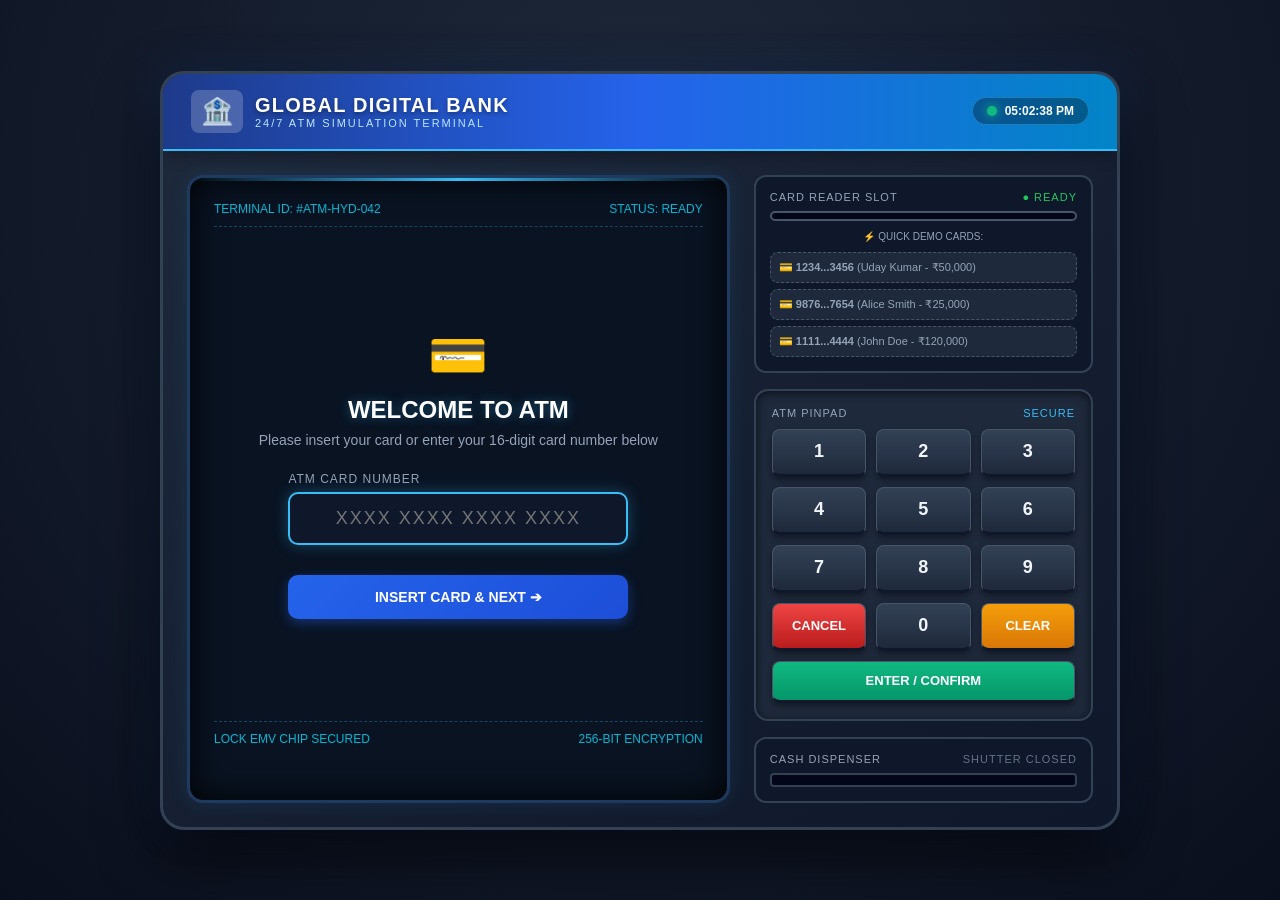
<file: uday project/frontend/index.html>
<!DOCTYPE html>
<html lang="en">
<head>
    <meta charset="UTF-8">
    <meta name="viewport" content="width=device-width, initial-scale=1.0">
    <title>ATM Simulation System - Welcome</title>
    <link rel="stylesheet" href="css/style.css">
</head>
<body>

<div class="atm-machine">
    <!-- Header -->
    <header class="atm-header">
        <div class="brand-title">
            <div class="brand-icon">🏦</div>
            <div class="brand-text">
                <h1>GLOBAL DIGITAL BANK</h1>
                <p>24/7 ATM SIMULATION TERMINAL</p>
            </div>
        </div>
        <div class="live-indicator">
            <span class="status-dot"></span>
            <span id="live-clock">12:00:00 PM</span>
        </div>
    </header>

    <!-- Main Kiosk Body -->
    <div class="atm-body">
        <!-- Interactive Screen -->
        <main class="screen-frame">
            <div class="screen-top-info">
                <span>TERMINAL ID: #ATM-HYD-042</span>
                <span>STATUS: READY</span>
            </div>

            <div class="screen-content">
                <div style="font-size: 48px; margin-bottom: 12px;">💳</div>
                <h2 class="screen-title">WELCOME TO ATM</h2>
                <p class="screen-subtitle">Please insert your card or enter your 16-digit card number below</p>

                <div class="input-group">
                    <label class="input-label" for="card-input">ATM Card Number</label>
                    <input type="text" id="card-input" class="atm-input" placeholder="XXXX XXXX XXXX XXXX" maxlength="19" autofocus>
                </div>

                <div id="alert-message" class="alert-box"></div>

                <button id="insert-card-btn" class="atm-btn atm-btn-primary atm-btn-full submit-action-btn">
                    <span>INSERT CARD & NEXT ➔</span>
                </button>
            </div>

            <div class="screen-top-info" style="border-top: 1px dashed rgba(56, 189, 248, 0.3); border-bottom: none; margin-top: 20px; padding-top: 10px;">
                <span>LOCK EMV CHIP SECURED</span>
                <span>256-BIT ENCRYPTION</span>
            </div>
        </main>

        <!-- ATM Hardware Panel -->
        <aside class="hardware-panel">
            <!-- Card Slot -->
            <div class="hardware-slot">
                <div class="slot-label">
                    <span>CARD READER SLOT</span>
                    <span style="color: #22c55e;">● READY</span>
                </div>
                <div class="card-mouth"></div>
                
                <!-- Quick Demo Cards -->
                <div class="quick-cards">
                    <div style="font-size: 10px; color: #94a3b8; margin: 8px 0 4px 0; text-transform: uppercase;">
                        ⚡ Quick Demo Cards:
                    </div>
                    <button class="quick-card-btn" onclick="fillCard('1234567890123456')">
                        💳 <strong>1234...3456</strong> (Uday Kumar - ₹50,000)
                    </button>
                    <button class="quick-card-btn" onclick="fillCard('9876543210987654')">
                        💳 <strong>9876...7654</strong> (Alice Smith - ₹25,000)
                    </button>
                    <button class="quick-card-btn" onclick="fillCard('1111222233334444')">
                        💳 <strong>1111...4444</strong> (John Doe - ₹120,000)
                    </button>
                </div>
            </div>

            <!-- Tactile Keypad -->
            <div class="keypad-container">
                <div class="slot-label" style="margin-bottom: 10px;">
                    <span>ATM PINPAD</span>
                    <span style="color: #38bdf8;">SECURE</span>
                </div>
                <div class="keypad-grid">
                    <button class="key-btn" data-key="1">1</button>
                    <button class="key-btn" data-key="2">2</button>
                    <button class="key-btn" data-key="3">3</button>

                    <button class="key-btn" data-key="4">4</button>
                    <button class="key-btn" data-key="5">5</button>
                    <button class="key-btn" data-key="6">6</button>

                    <button class="key-btn" data-key="7">7</button>
                    <button class="key-btn" data-key="8">8</button>
                    <button class="key-btn" data-key="9">9</button>

                    <button class="key-btn key-action-cancel" data-key="CANCEL">CANCEL</button>
                    <button class="key-btn" data-key="0">0</button>
                    <button class="key-btn key-action-clear" data-key="CLEAR">CLEAR</button>
                </div>
                <button class="key-btn key-action-enter" data-key="ENTER" style="width: 100%; margin-top: 10px; height: 42px;">
                    ENTER / CONFIRM
                </button>
            </div>

            <!-- Cash Slot -->
            <div class="hardware-slot">
                <div class="slot-label">
                    <span>CASH DISPENSER</span>
                    <span style="color: #64748b;">SHUTTER CLOSED</span>
                </div>
                <div class="dispenser-slot"></div>
            </div>
        </aside>
    </div>
</div>

<script src="js/app.js"></script>
<script>
    function fillCard(number) {
        document.getElementById('card-input').value = number;
    }

    // Format card number with spaces as typed
    const cardInput = document.getElementById('card-input');
    cardInput.addEventListener('input', (e) => {
        let val = e.target.value.replace(/\D/g, '');
        if (val.length > 16) val = val.substring(0, 16);
        e.target.value = val;
    });

    document.getElementById('insert-card-btn').addEventListener('click', () => {
        const rawCard = cardInput.value.replace(/\s+/g, '');
        if (!rawCard || rawCard.length < 12) {
            showAlert('Please enter a valid 16-digit card number!', true);
            return;
        }

        // Save card number temporarily and proceed to PIN entry
        sessionStorage.setItem('atm_card', rawCard);
        window.location.href = 'pin.html';
    });
</script>
</body>
</html>
</file>
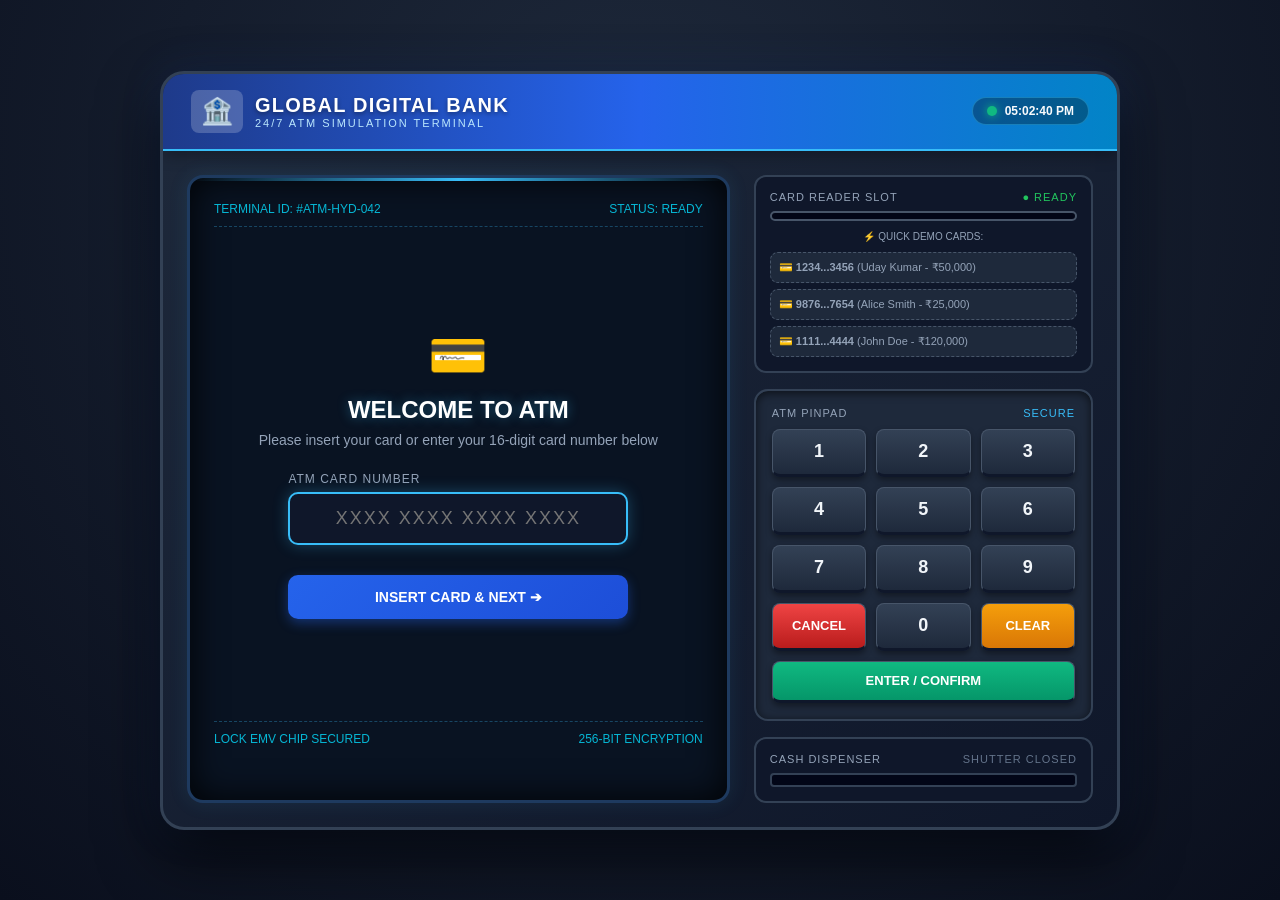
<file: uday project/frontend/balance.html>
<!DOCTYPE html>
<html lang="en">
<head>
    <meta charset="UTF-8">
    <meta name="viewport" content="width=device-width, initial-scale=1.0">
    <title>ATM Simulation System - Balance Inquiry</title>
    <link rel="stylesheet" href="css/style.css">
</head>
<body>

<div class="atm-machine">
    <!-- Header -->
    <header class="atm-header">
        <div class="brand-title">
            <div class="brand-icon">🏦</div>
            <div class="brand-text">
                <h1>GLOBAL DIGITAL BANK</h1>
                <p>24/7 ATM SIMULATION TERMINAL</p>
            </div>
        </div>
        <div class="live-indicator">
            <span class="status-dot"></span>
            <span id="live-clock">12:00:00 PM</span>
        </div>
    </header>

    <div class="atm-body">
        <main class="screen-frame">
            <div class="screen-top-info">
                <span>TRANSACTION: BALANCE INQUIRY</span>
                <span>ACCOUNT: <strong id="acc-num-display">ACC100023456</strong></span>
            </div>

            <div class="screen-content">
                <h2 class="screen-title">CURRENT BALANCE</h2>
                <p class="screen-subtitle">Here is your available account balance details</p>

                <div class="balance-card">
                    <span style="font-size: 13px; color: #94a3b8; text-transform: uppercase;">Available Balance</span>
                    <div class="balance-amount" id="balance-display">₹ --.--</div>

                    <div class="balance-meta">
                        <span>Account Holder: <strong id="user-display">Uday Kumar</strong></span>
                        <span>Type: <strong id="type-display">SAVINGS</strong></span>
                    </div>
                </div>

                <div id="alert-message" class="alert-box"></div>

                <div style="display: flex; gap: 12px; width: 100%; max-width: 400px; margin-top: 15px;">
                    <a href="dashboard.html" class="atm-btn atm-btn-secondary" style="flex: 1;">
                        ➔ MAIN MENU
                    </a>
                    <button id="print-receipt-btn" class="atm-btn atm-btn-primary" style="flex: 1;">
                        🖨 PRINT RECEIPT
                    </button>
                </div>
            </div>

            <div class="screen-top-info" style="border-top: 1px dashed rgba(56, 189, 248, 0.3); border-bottom: none; margin-top: 10px; padding-top: 8px;">
                <span>DO YOU REQUIRE ANOTHER TRANSACTION?</span>
                <span onclick="ejectCard()" style="cursor: pointer; color: #f87171;">[EJECT CARD]</span>
            </div>
        </main>

        <!-- Hardware Keypad -->
        <aside class="hardware-panel">
            <div class="hardware-slot">
                <div class="slot-label">
                    <span>RECEIPT PRINTER</span>
                    <span id="receipt-status" style="color: #64748b;">STANDBY</span>
                </div>
                <div class="dispenser-slot" id="receipt-slot" style="height: 8px; border-color: #475569;"></div>
            </div>

            <div class="keypad-container">
                <div class="slot-label" style="margin-bottom: 10px;">
                    <span>ATM PINPAD</span>
                    <span style="color: #38bdf8;">ACTIVE</span>
                </div>
                <div class="keypad-grid">
                    <button class="key-btn" data-key="1">1</button>
                    <button class="key-btn" data-key="2">2</button>
                    <button class="key-btn" data-key="3">3</button>

                    <button class="key-btn" data-key="4">4</button>
                    <button class="key-btn" data-key="5">5</button>
                    <button class="key-btn" data-key="6">6</button>

                    <button class="key-btn" data-key="7">7</button>
                    <button class="key-btn" data-key="8">8</button>
                    <button class="key-btn" data-key="9">9</button>

                    <button class="key-btn key-action-cancel" data-key="CANCEL" onclick="ejectCard()">CANCEL</button>
                    <button class="key-btn" data-key="0">0</button>
                    <button class="key-btn key-action-clear" data-key="CLEAR">CLEAR</button>
                </div>
                <a href="dashboard.html" class="key-btn key-action-enter" style="width: 100%; margin-top: 10px; height: 42px; display: flex; align-items: center; justify-content: center; text-decoration: none;">
                    MAIN MENU
                </a>
            </div>
        </aside>
    </div>
</div>

<script src="js/app.js"></script>
<script>
    AtmSession.requireAuth();

    document.getElementById('acc-num-display').textContent = AtmSession.getAccNumber();
    document.getElementById('user-display').textContent = AtmSession.getUserName();
    document.getElementById('type-display').textContent = AtmSession.getAccType();

    // Fetch live balance from backend
    async function loadBalance() {
        try {
            const res = await fetch(`${API_BASE}/atm/balance`, {
                method: 'POST',
                headers: { 'Content-Type': 'application/json' },
                body: JSON.stringify({
                    cardNumber: AtmSession.getCard(),
                    pin: AtmSession.getPin()
                })
            });
            const data = await res.json();
            if (data.success) {
                const balFormatted = parseFloat(data.balance).toLocaleString('en-IN', { minimumFractionDigits: 2 });
                document.getElementById('balance-display').textContent = '₹ ' + balFormatted;
                AtmSession.updateBalance(data.balance);
            } else {
                fallbackBalance();
            }
        } catch (e) {
            fallbackBalance();
        }
    }

    function fallbackBalance() {
        const bal = parseFloat(AtmSession.getBalance()).toLocaleString('en-IN', { minimumFractionDigits: 2 });
        document.getElementById('balance-display').textContent = '₹ ' + bal;
    }

    loadBalance();

    document.getElementById('print-receipt-btn').addEventListener('click', () => {
        const statusEl = document.getElementById('receipt-status');
        const slotEl = document.getElementById('receipt-slot');
        statusEl.textContent = 'PRINTING...';
        statusEl.style.color = '#38bdf8';
        slotEl.style.borderColor = '#38bdf8';

        playKeyBeep(1200);

        setTimeout(() => {
            statusEl.textContent = 'RECEIPT READY';
            statusEl.style.color = '#22c55e';
            showAlert('Receipt printed successfully! Please take your slip.', false);
        }, 1200);
    });
</script>
</body>
</html>
</file>
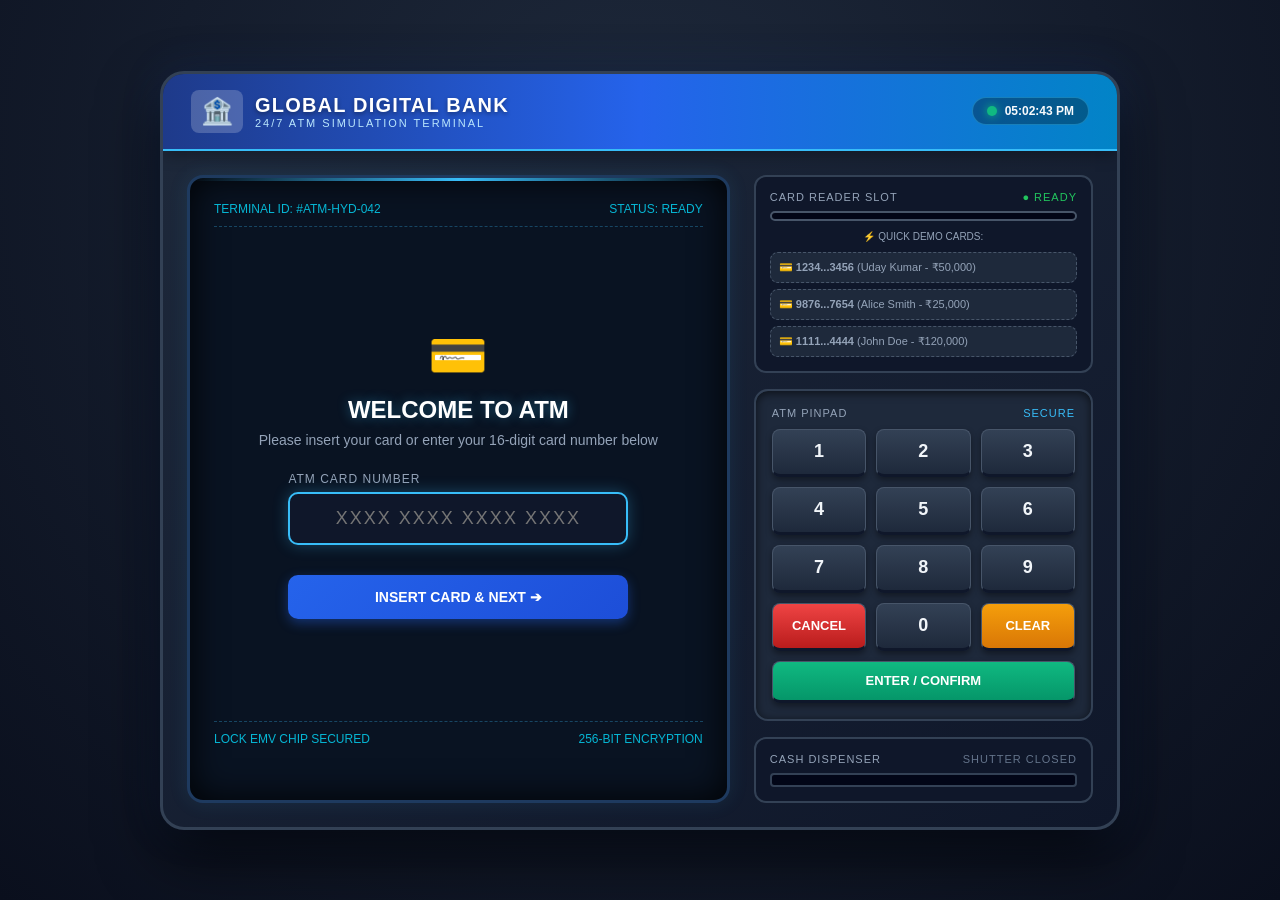
<file: uday project/frontend/change-pin.html>
<!DOCTYPE html>
<html lang="en">
<head>
    <meta charset="UTF-8">
    <meta name="viewport" content="width=device-width, initial-scale=1.0">
    <title>ATM Simulation System - Change PIN</title>
    <link rel="stylesheet" href="css/style.css">
</head>
<body>

<div class="atm-machine">
    <!-- Header -->
    <header class="atm-header">
        <div class="brand-title">
            <div class="brand-icon">🏦</div>
            <div class="brand-text">
                <h1>GLOBAL DIGITAL BANK</h1>
                <p>24/7 ATM SIMULATION TERMINAL</p>
            </div>
        </div>
        <div class="live-indicator">
            <span class="status-dot"></span>
            <span id="live-clock">12:00:00 PM</span>
        </div>
    </header>

    <div class="atm-body">
        <main class="screen-frame">
            <div class="screen-top-info">
                <span>SECURITY OPERATION: PIN GENERATION</span>
                <span>AUTHENTICATED</span>
            </div>

            <div class="screen-content">
                <h2 class="screen-title">CHANGE ATM PIN</h2>
                <p class="screen-subtitle">Choose a strong 4-digit PIN that is difficult to guess</p>

                <div class="input-group">
                    <label class="input-label" for="old-pin-input">Current PIN</label>
                    <input type="password" id="old-pin-input" class="atm-input" maxlength="4" placeholder="••••">
                </div>

                <div class="input-group">
                    <label class="input-label" for="new-pin-input">Enter New 4-Digit PIN</label>
                    <input type="password" id="new-pin-input" class="atm-input" maxlength="4" placeholder="••••">
                </div>

                <div class="input-group">
                    <label class="input-label" for="confirm-pin-input">Confirm New PIN</label>
                    <input type="password" id="confirm-pin-input" class="atm-input" maxlength="4" placeholder="••••">
                </div>

                <div id="alert-message" class="alert-box"></div>

                <div style="display: flex; gap: 12px; width: 100%; max-width: 340px; margin-top: 10px;">
                    <a href="dashboard.html" class="atm-btn atm-btn-secondary" style="flex: 1;">
                        ✕ CANCEL
                    </a>
                    <button id="update-pin-btn" class="atm-btn atm-btn-primary submit-action-btn" style="flex: 1.3;">
                        🔑 UPDATE PIN
                    </button>
                </div>
            </div>

            <div class="screen-top-info" style="border-top: 1px dashed rgba(56, 189, 248, 0.3); border-bottom: none; margin-top: 10px; padding-top: 8px;">
                <span>AVOID BIRTH YEARS & SEQUENCES (1234)</span>
                <span>CHIP VERIFIED</span>
            </div>
        </main>

        <!-- Hardware Keypad -->
        <aside class="hardware-panel">
            <div class="hardware-slot">
                <div class="slot-label">
                    <span>SECURITY ENCRYPTION</span>
                    <span style="color: #38bdf8;">ACTIVE (DES/3DES)</span>
                </div>
                <div class="card-mouth" style="border-color: #38bdf8;"></div>
            </div>

            <div class="keypad-container">
                <div class="slot-label" style="margin-bottom: 10px;">
                    <span>ATM PINPAD</span>
                    <span style="color: #38bdf8;">ACTIVE</span>
                </div>
                <div class="keypad-grid">
                    <button class="key-btn" data-key="1">1</button>
                    <button class="key-btn" data-key="2">2</button>
                    <button class="key-btn" data-key="3">3</button>

                    <button class="key-btn" data-key="4">4</button>
                    <button class="key-btn" data-key="5">5</button>
                    <button class="key-btn" data-key="6">6</button>

                    <button class="key-btn" data-key="7">7</button>
                    <button class="key-btn" data-key="8">8</button>
                    <button class="key-btn" data-key="9">9</button>

                    <button class="key-btn key-action-cancel" data-key="CANCEL">CANCEL</button>
                    <button class="key-btn" data-key="0">0</button>
                    <button class="key-btn key-action-clear" data-key="CLEAR">CLEAR</button>
                </div>
                <button class="key-btn key-action-enter" data-key="ENTER" style="width: 100%; margin-top: 10px; height: 42px;">
                    CONFIRM
                </button>
            </div>
        </aside>
    </div>
</div>

<script src="js/app.js"></script>
<script>
    AtmSession.requireAuth();

    document.getElementById('update-pin-btn').addEventListener('click', updatePin);

    async function updatePin() {
        const oldPin = document.getElementById('old-pin-input').value.trim();
        const newPin = document.getElementById('new-pin-input').value.trim();
        const confirmPin = document.getElementById('confirm-pin-input').value.trim();

        if (oldPin.length !== 4) {
            showAlert('Please enter your current 4-digit PIN.', true);
            return;
        }

        if (newPin.length !== 4 || !/^\d{4}$/.test(newPin)) {
            showAlert('New PIN must be exactly 4 digits.', true);
            return;
        }

        if (newPin === oldPin) {
            showAlert('New PIN cannot be identical to your old PIN.', true);
            return;
        }

        if (newPin !== confirmPin) {
            showAlert('New PIN and Confirm PIN do not match.', true);
            return;
        }

        showAlert('Updating PIN securely with bank server...', false);

        try {
            const res = await fetch(`${API_BASE}/atm/change-pin`, {
                method: 'POST',
                headers: { 'Content-Type': 'application/json' },
                body: JSON.stringify({
                    cardNumber: AtmSession.getCard(),
                    pin: oldPin,
                    newPin: newPin
                })
            });

            const data = await res.json();
            if (data.success) {
                sessionStorage.setItem('atm_pin', newPin);
                showAlert('PIN successfully changed! Please remember your new PIN.', false);
                playKeyBeep(1100);
                setTimeout(() => {
                    window.location.href = 'dashboard.html';
                }, 1500);
            } else {
                showAlert(data.message || 'Failed to change PIN.', true);
            }
        } catch (e) {
            // Client fallback if offline
            sessionStorage.setItem('atm_pin', newPin);
            showAlert('PIN successfully updated in offline simulation mode!', false);
            setTimeout(() => {
                window.location.href = 'dashboard.html';
            }, 1500);
        }
    }
</script>
</body>
</html>
</file>
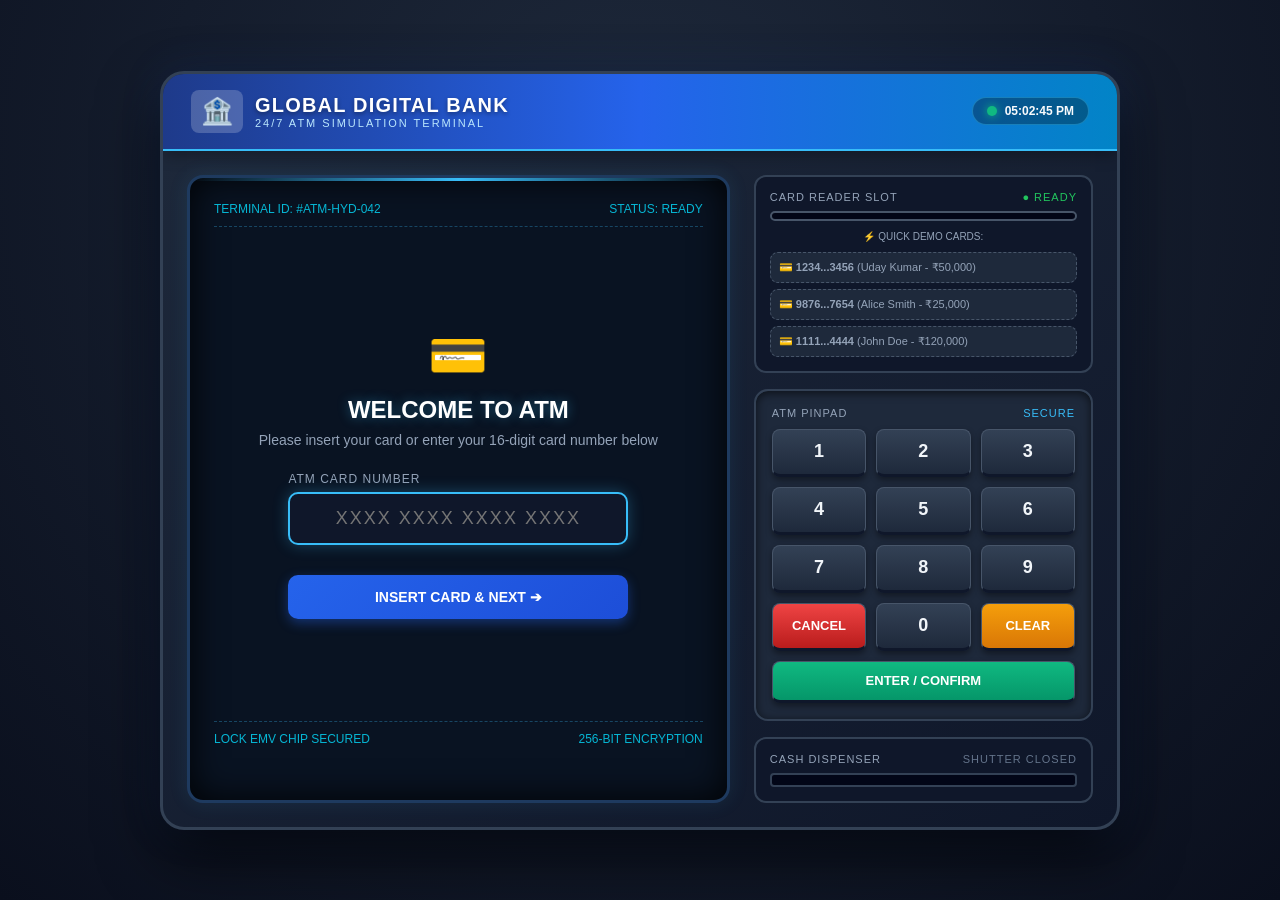
<file: uday project/frontend/dashboard.html>
<!DOCTYPE html>
<html lang="en">
<head>
    <meta charset="UTF-8">
    <meta name="viewport" content="width=device-width, initial-scale=1.0">
    <title>ATM Simulation System - Main Menu</title>
    <link rel="stylesheet" href="css/style.css">
</head>
<body>

<div class="atm-machine">
    <!-- Header -->
    <header class="atm-header">
        <div class="brand-title">
            <div class="brand-icon">🏦</div>
            <div class="brand-text">
                <h1>GLOBAL DIGITAL BANK</h1>
                <p>24/7 ATM SIMULATION TERMINAL</p>
            </div>
        </div>
        <div class="live-indicator">
            <span class="status-dot"></span>
            <span id="live-clock">12:00:00 PM</span>
        </div>
    </header>

    <!-- Main Kiosk Body -->
    <div class="atm-body">
        <!-- Interactive Screen -->
        <main class="screen-frame">
            <div class="screen-top-info">
                <span>USER: <strong id="user-name-display">VALUED CUSTOMER</strong></span>
                <span id="account-type-display">ACC: SAVINGS</span>
            </div>

            <div class="screen-content" style="justify-content: flex-start; padding-top: 10px;">
                <h2 class="screen-title" style="font-size: 22px;">SELECT TRANSACTION</h2>
                <p class="screen-subtitle" style="margin-bottom: 16px;">Please choose an option to continue</p>

                <!-- 6 Major ATM Options -->
                <div class="menu-grid" style="max-width: 440px;">
                    <a href="balance.html" class="atm-btn atm-btn-secondary">
                        <span>💰</span> BALANCE INQUIRY
                    </a>
                    <a href="withdraw.html" class="atm-btn atm-btn-primary">
                        <span>💵</span> CASH WITHDRAWAL
                    </a>
                    <a href="deposit.html" class="atm-btn atm-btn-secondary">
                        <span>📥</span> CASH DEPOSIT
                    </a>
                    <a href="statement.html" class="atm-btn atm-btn-secondary">
                        <span>📜</span> MINI STATEMENT
                    </a>
                    <a href="change-pin.html" class="atm-btn atm-btn-secondary">
                        <span>🔑</span> CHANGE PIN
                    </a>
                    <button onclick="ejectCard()" class="atm-btn atm-btn-danger">
                        <span>✕</span> EXIT & EJECT CARD
                    </button>
                </div>
            </div>

            <div class="screen-top-info" style="border-top: 1px dashed rgba(56, 189, 248, 0.3); border-bottom: none; margin-top: 10px; padding-top: 8px;">
                <span>CARD: <span id="card-num-short">•••• 3456</span></span>
                <span>SESSION ENCRYPTED</span>
            </div>
        </main>

        <!-- Hardware Keypad -->
        <aside class="hardware-panel">
            <div class="hardware-slot">
                <div class="slot-label">
                    <span>CARD READER</span>
                    <span style="color: #38bdf8;">AUTHENTICATED</span>
                </div>
                <div class="card-mouth" style="border-color: #38bdf8;"></div>
                <div style="font-size: 11px; color: #94a3b8; margin-top: 8px;">
                    Acc: <span id="acc-num-label" style="color: #f8fafc; font-weight: bold;">ACC100023456</span>
                </div>
            </div>

            <div class="keypad-container">
                <div class="slot-label" style="margin-bottom: 10px;">
                    <span>ATM PINPAD</span>
                    <span style="color: #38bdf8;">ACTIVE</span>
                </div>
                <div class="keypad-grid">
                    <button class="key-btn" data-key="1">1</button>
                    <button class="key-btn" data-key="2">2</button>
                    <button class="key-btn" data-key="3">3</button>

                    <button class="key-btn" data-key="4">4</button>
                    <button class="key-btn" data-key="5">5</button>
                    <button class="key-btn" data-key="6">6</button>

                    <button class="key-btn" data-key="7">7</button>
                    <button class="key-btn" data-key="8">8</button>
                    <button class="key-btn" data-key="9">9</button>

                    <button class="key-btn key-action-cancel" data-key="CANCEL" onclick="ejectCard()">CANCEL</button>
                    <button class="key-btn" data-key="0">0</button>
                    <button class="key-btn key-action-clear" data-key="CLEAR">CLEAR</button>
                </div>
                <button class="key-btn key-action-enter" data-key="ENTER" style="width: 100%; margin-top: 10px; height: 42px;">
                    SELECT
                </button>
            </div>
        </aside>
    </div>
</div>

<script src="js/app.js"></script>
<script>
    AtmSession.requireAuth();

    document.getElementById('user-name-display').textContent = AtmSession.getUserName().toUpperCase();
    document.getElementById('account-type-display').textContent = 'TYPE: ' + AtmSession.getAccType();
    document.getElementById('acc-num-label').textContent = AtmSession.getAccNumber();

    const card = AtmSession.getCard() || '0000000000000000';
    document.getElementById('card-num-short').textContent = '•••• ' + card.slice(-4);
</script>
</body>
</html>
</file>
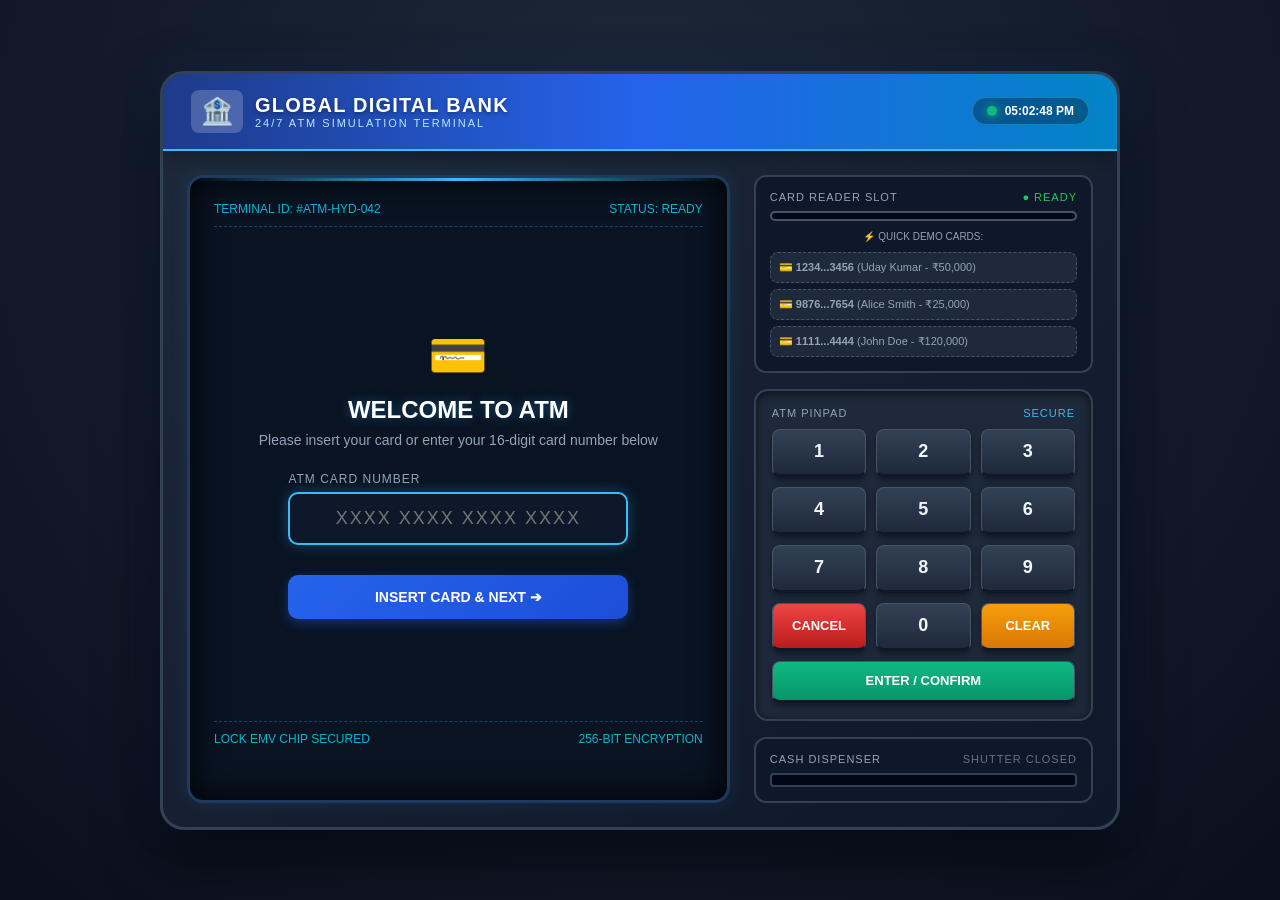
<file: uday project/frontend/deposit.html>
<!DOCTYPE html>
<html lang="en">
<head>
    <meta charset="UTF-8">
    <meta name="viewport" content="width=device-width, initial-scale=1.0">
    <title>ATM Simulation System - Cash Deposit</title>
    <link rel="stylesheet" href="css/style.css">
</head>
<body>

<div class="atm-machine">
    <!-- Header -->
    <header class="atm-header">
        <div class="brand-title">
            <div class="brand-icon">🏦</div>
            <div class="brand-text">
                <h1>GLOBAL DIGITAL BANK</h1>
                <p>24/7 ATM SIMULATION TERMINAL</p>
            </div>
        </div>
        <div class="live-indicator">
            <span class="status-dot"></span>
            <span id="live-clock">12:00:00 PM</span>
        </div>
    </header>

    <div class="atm-body">
        <main class="screen-frame">
            <div class="screen-top-info">
                <span>TRANSACTION: CASH DEPOSIT</span>
                <span>ACCOUNT: <strong id="acc-num-display">ACC100023456</strong></span>
            </div>

            <div class="screen-content">
                <h2 class="screen-title">INSTANT CASH DEPOSIT</h2>
                <p class="screen-subtitle">Insert clean unfolded currency notes into the deposit slot</p>

                <!-- Quick Presets -->
                <div class="fast-cash-grid">
                    <button class="cash-pill" onclick="setAmount(1000)">+ ₹ 1,000</button>
                    <button class="cash-pill" onclick="setAmount(2000)">+ ₹ 2,000</button>
                    <button class="cash-pill" onclick="setAmount(5000)">+ ₹ 5,000</button>
                    <button class="cash-pill" onclick="setAmount(10000)">+ ₹ 10,000</button>
                </div>

                <div class="input-group">
                    <label class="input-label" for="deposit-input">Deposit Amount (₹)</label>
                    <input type="number" id="deposit-input" class="atm-input" placeholder="e.g. 5000" step="100" min="100">
                </div>

                <div id="alert-message" class="alert-box"></div>

                <div style="display: flex; gap: 12px; width: 100%; max-width: 340px; margin-top: 10px;">
                    <a href="dashboard.html" class="atm-btn atm-btn-secondary" style="flex: 1;">
                        ✕ CANCEL
                    </a>
                    <button id="deposit-btn" class="atm-btn atm-btn-primary submit-action-btn" style="flex: 1.3;">
                        📥 DEPOSIT CASH
                    </button>
                </div>
            </div>

            <div class="screen-top-info" style="border-top: 1px dashed rgba(56, 189, 248, 0.3); border-bottom: none; margin-top: 10px; padding-top: 8px;">
                <span>ACCEPTED NOTES: ₹100, ₹200, ₹500</span>
                <span>INSTANT CREDIT</span>
            </div>
        </main>

        <!-- Hardware Keypad -->
        <aside class="hardware-panel">
            <div class="hardware-slot">
                <div class="slot-label">
                    <span>CASH ACCEPTOR SLOT</span>
                    <span id="acceptor-status" style="color: #22c55e;">READY FOR BILLS</span>
                </div>
                <div class="dispenser-slot" id="acceptor-slot" style="border-color: #22c55e;"></div>
                <div style="font-size: 11px; color: #94a3b8; margin-top: 6px;">
                    Place currency neatly in tray
                </div>
            </div>

            <div class="keypad-container">
                <div class="slot-label" style="margin-bottom: 10px;">
                    <span>ATM PINPAD</span>
                    <span style="color: #38bdf8;">ACTIVE</span>
                </div>
                <div class="keypad-grid">
                    <button class="key-btn" data-key="1">1</button>
                    <button class="key-btn" data-key="2">2</button>
                    <button class="key-btn" data-key="3">3</button>

                    <button class="key-btn" data-key="4">4</button>
                    <button class="key-btn" data-key="5">5</button>
                    <button class="key-btn" data-key="6">6</button>

                    <button class="key-btn" data-key="7">7</button>
                    <button class="key-btn" data-key="8">8</button>
                    <button class="key-btn" data-key="9">9</button>

                    <button class="key-btn key-action-cancel" data-key="CANCEL">CANCEL</button>
                    <button class="key-btn" data-key="0">0</button>
                    <button class="key-btn key-action-clear" data-key="CLEAR">CLEAR</button>
                </div>
                <button class="key-btn key-action-enter" data-key="ENTER" style="width: 100%; margin-top: 10px; height: 42px;">
                    CONFIRM
                </button>
            </div>
        </aside>
    </div>
</div>

<script src="js/app.js"></script>
<script>
    AtmSession.requireAuth();

    document.getElementById('acc-num-display').textContent = AtmSession.getAccNumber();
    const depositInput = document.getElementById('deposit-input');

    function setAmount(val) {
        depositInput.value = val;
        playKeyBeep(850);
    }

    document.getElementById('deposit-btn').addEventListener('click', performDeposit);

    async function performDeposit() {
        const amount = parseFloat(depositInput.value);
        if (isNaN(amount) || amount <= 0) {
            showAlert('Please enter a valid deposit amount.', true);
            return;
        }

        if (amount % 100 !== 0) {
            showAlert('Amount must be in valid note denominations (multiples of ₹100).', true);
            return;
        }

        showAlert('Validating and counting currency notes...', false);

        const statusEl = document.getElementById('acceptor-status');
        statusEl.textContent = 'COUNTING...';
        statusEl.style.color = '#f59e0b';

        try {
            const res = await fetch(`${API_BASE}/atm/deposit`, {
                method: 'POST',
                headers: { 'Content-Type': 'application/json' },
                body: JSON.stringify({
                    cardNumber: AtmSession.getCard(),
                    pin: AtmSession.getPin(),
                    amount: amount
                })
            });

            const data = await res.json();
            if (data.success) {
                handleDepositSuccess(amount, data.balance);
            } else {
                statusEl.textContent = 'ERROR';
                statusEl.style.color = '#ef4444';
                showAlert(data.message || 'Deposit failed.', true);
            }
        } catch (err) {
            // Client fallback if backend is offline
            const currentBal = parseFloat(AtmSession.getBalance());
            const newBal = currentBal + amount;
            handleDepositSuccess(amount, newBal);
        }
    }

    function handleDepositSuccess(amount, newBal) {
        AtmSession.updateBalance(newBal);

        const statusEl = document.getElementById('acceptor-status');
        statusEl.textContent = 'CREDITED';
        statusEl.style.color = '#22c55e';

        showAlert(`Deposit of ₹${amount.toLocaleString('en-IN')} successful! New Balance: ₹${parseFloat(newBal).toFixed(2)}`, false);
        depositInput.value = '';
        playKeyBeep(1100);
    }
</script>
</body>
</html>
</file>
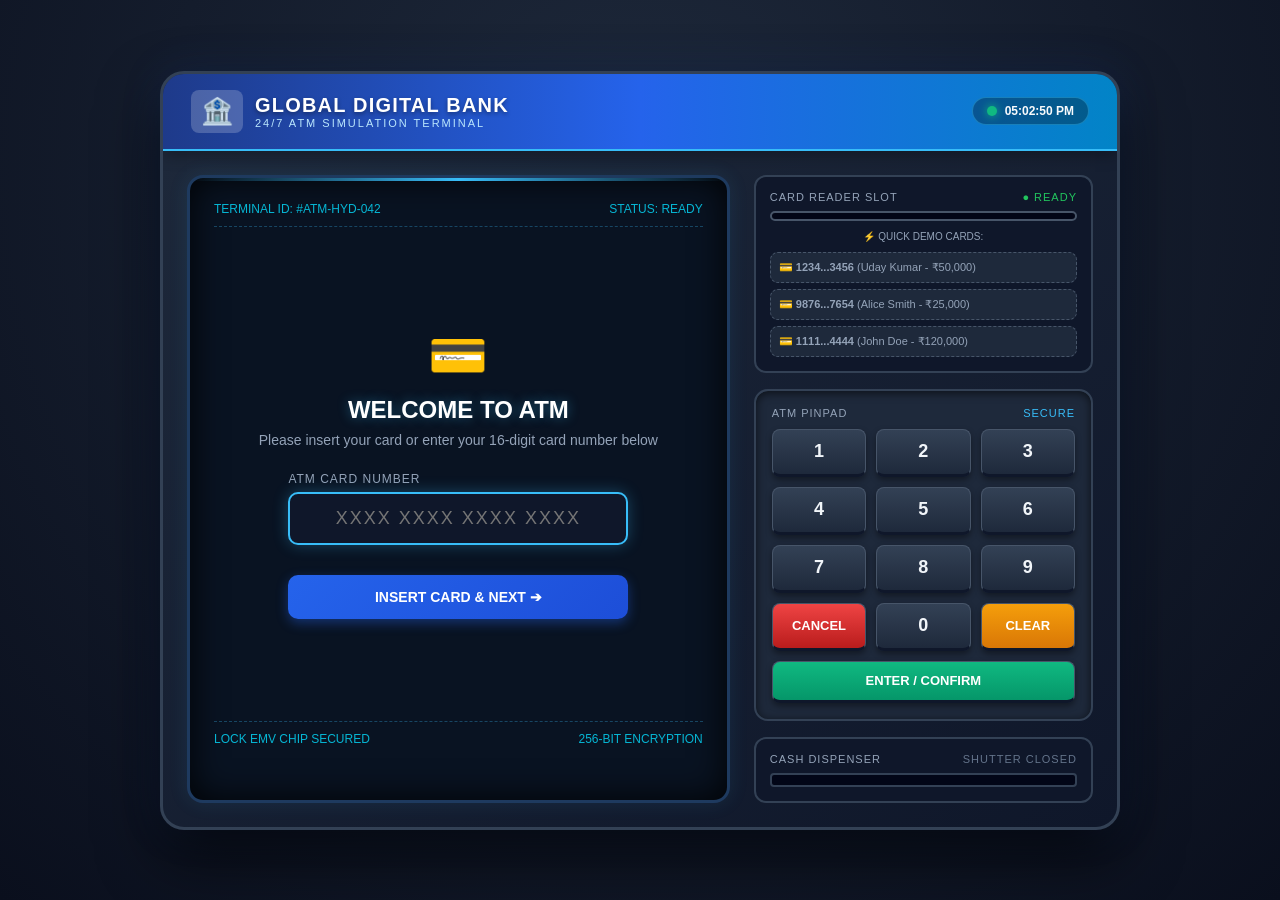
<file: uday project/frontend/pin.html>
<!DOCTYPE html>
<html lang="en">
<head>
    <meta charset="UTF-8">
    <meta name="viewport" content="width=device-width, initial-scale=1.0">
    <title>ATM Simulation System - Enter PIN</title>
    <link rel="stylesheet" href="css/style.css">
</head>
<body>

<div class="atm-machine">
    <!-- Header -->
    <header class="atm-header">
        <div class="brand-title">
            <div class="brand-icon">🏦</div>
            <div class="brand-text">
                <h1>GLOBAL DIGITAL BANK</h1>
                <p>24/7 ATM SIMULATION TERMINAL</p>
            </div>
        </div>
        <div class="live-indicator">
            <span class="status-dot"></span>
            <span id="live-clock">12:00:00 PM</span>
        </div>
    </header>

    <!-- Main Kiosk Body -->
    <div class="atm-body">
        <!-- Interactive Screen -->
        <main class="screen-frame">
            <div class="screen-top-info">
                <span>CARD DETECTED</span>
                <span id="masked-card-display">CARD: ************</span>
            </div>

            <div class="screen-content">
                <div style="font-size: 40px; margin-bottom: 8px;">🔒</div>
                <h2 class="screen-title">ENTER YOUR 4-DIGIT PIN</h2>
                <p class="screen-subtitle">Please shield the keypad for your security</p>

                <!-- Visual PIN Boxes -->
                <div class="pin-display-boxes">
                    <div class="pin-digit-box" id="box-0"></div>
                    <div class="pin-digit-box" id="box-1"></div>
                    <div class="pin-digit-box" id="box-2"></div>
                    <div class="pin-digit-box" id="box-3"></div>
                </div>

                <input type="password" id="pin-input" class="atm-input" maxlength="4" style="opacity: 0; position: absolute; pointer-events: none;" autofocus>

                <div id="alert-message" class="alert-box"></div>

                <div style="display: flex; gap: 12px; width: 100%; max-width: 340px; margin-top: 15px;">
                    <button class="atm-btn atm-btn-secondary" style="flex: 1;" onclick="ejectCard()">
                        ✕ EJECT CARD
                    </button>
                    <button id="verify-pin-btn" class="atm-btn atm-btn-primary submit-action-btn" style="flex: 1;">
                        VERIFY PIN ➔
                    </button>
                </div>
            </div>

            <div class="screen-top-info" style="border-top: 1px dashed rgba(56, 189, 248, 0.3); border-bottom: none; margin-top: 20px; padding-top: 10px;">
                <span>MAX 3 ATTEMPTS ALLOWED</span>
                <span>NEVER SHARE YOUR PIN</span>
            </div>
        </main>

        <!-- Hardware Keypad -->
        <aside class="hardware-panel">
            <div class="hardware-slot">
                <div class="slot-label">
                    <span>CARD INSERTED</span>
                    <span style="color: #38bdf8;">LOCKED IN READER</span>
                </div>
                <div class="card-mouth" style="border-color: #38bdf8;"></div>
                <div style="font-size: 11px; color: #94a3b8; margin-top: 8px;">
                    💡 Default test PINs: <strong>1234</strong> or <strong>4321</strong> or <strong>9999</strong>
                </div>
            </div>

            <div class="keypad-container">
                <div class="slot-label" style="margin-bottom: 10px;">
                    <span>ATM PINPAD</span>
                    <span style="color: #38bdf8;">ACTIVE</span>
                </div>
                <div class="keypad-grid">
                    <button class="key-btn" data-key="1">1</button>
                    <button class="key-btn" data-key="2">2</button>
                    <button class="key-btn" data-key="3">3</button>

                    <button class="key-btn" data-key="4">4</button>
                    <button class="key-btn" data-key="5">5</button>
                    <button class="key-btn" data-key="6">6</button>

                    <button class="key-btn" data-key="7">7</button>
                    <button class="key-btn" data-key="8">8</button>
                    <button class="key-btn" data-key="9">9</button>

                    <button class="key-btn key-action-cancel" data-key="CANCEL">CANCEL</button>
                    <button class="key-btn" data-key="0">0</button>
                    <button class="key-btn key-action-clear" data-key="CLEAR">CLEAR</button>
                </div>
                <button class="key-btn key-action-enter" data-key="ENTER" style="width: 100%; margin-top: 10px; height: 42px;">
                    ENTER / SUBMIT
                </button>
            </div>
        </aside>
    </div>
</div>

<script src="js/app.js"></script>
<script>
    const currentCard = sessionStorage.getItem('atm_card');
    if (!currentCard) {
        window.location.href = 'index.html';
    } else {
        const masked = currentCard.slice(0, 4) + ' •••• •••• ' + currentCard.slice(-4);
        document.getElementById('masked-card-display').textContent = masked;
    }

    const pinInput = document.getElementById('pin-input');
    const boxes = [
        document.getElementById('box-0'),
        document.getElementById('box-1'),
        document.getElementById('box-2'),
        document.getElementById('box-3')
    ];

    // Focus input automatically
    document.addEventListener('click', () => pinInput.focus());
    pinInput.focus();

    pinInput.addEventListener('input', () => {
        const val = pinInput.value.replace(/\D/g, '');
        pinInput.value = val;

        for (let i = 0; i < 4; i++) {
            if (i < val.length) {
                boxes[i].textContent = '●';
                boxes[i].classList.add('filled');
            } else {
                boxes[i].textContent = '';
                boxes[i].classList.remove('filled');
            }
        }

        // Auto submit if 4 digits entered
        if (val.length === 4) {
            verifyPin();
        }
    });

    document.getElementById('verify-pin-btn').addEventListener('click', verifyPin);

    async function verifyPin() {
        const pin = pinInput.value.trim();
        if (pin.length !== 4) {
            showAlert('Please enter full 4-digit PIN.', true);
            return;
        }

        showAlert('Authenticating with Bank...', false);

        try {
            const res = await fetch(`${API_BASE}/auth/login`, {
                method: 'POST',
                headers: { 'Content-Type': 'application/json' },
                body: JSON.stringify({ cardNumber: currentCard, pin: pin })
            });
            const data = await res.json();

            if (data.success) {
                AtmSession.setSession(currentCard, pin, data);
                showAlert('Login successful! Loading menu...', false);
                setTimeout(() => {
                    window.location.href = 'dashboard.html';
                }, 600);
            } else {
                showAlert(data.message || 'Incorrect PIN. Please try again.', true);
                pinInput.value = '';
                pinInput.dispatchEvent(new Event('input'));
            }
        } catch (err) {
            // If backend is not started yet, offer seamless demo mode
            console.warn('Backend API unreachable, using client offline verification mode:', err);
            // Default demo credentials
            if (pin === '1234' || pin === '4321' || pin === '9999') {
                AtmSession.setSession(currentCard, pin, {
                    account: {
                        userName: currentCard.endsWith('3456') ? 'Uday Kumar' : (currentCard.endsWith('7654') ? 'Alice Smith' : 'John Doe'),
                        balance: currentCard.endsWith('3456') ? 50000 : (currentCard.endsWith('7654') ? 25000 : 120000),
                        accountNumber: 'ACC100023456',
                        accountType: 'SAVINGS'
                    }
                });
                window.location.href = 'dashboard.html';
            } else {
                showAlert('Authentication failed. Incorrect PIN.', true);
                pinInput.value = '';
                pinInput.dispatchEvent(new Event('input'));
            }
        }
    }
</script>
</body>
</html>
</file>
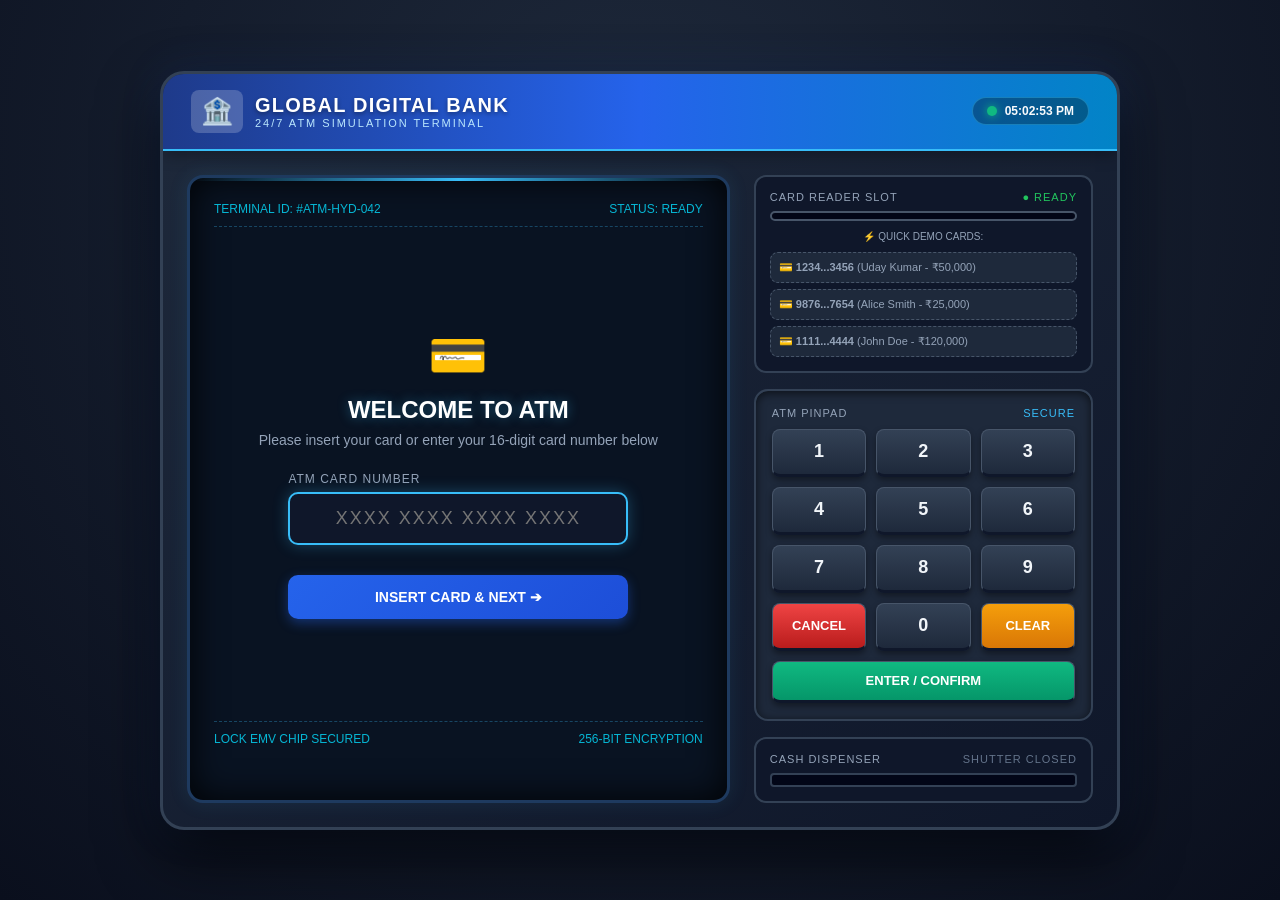
<file: uday project/frontend/statement.html>
<!DOCTYPE html>
<html lang="en">
<head>
    <meta charset="UTF-8">
    <meta name="viewport" content="width=device-width, initial-scale=1.0">
    <title>ATM Simulation System - Mini Statement</title>
    <link rel="stylesheet" href="css/style.css">
</head>
<body>

<div class="atm-machine">
    <!-- Header -->
    <header class="atm-header">
        <div class="brand-title">
            <div class="brand-icon">🏦</div>
            <div class="brand-text">
                <h1>GLOBAL DIGITAL BANK</h1>
                <p>24/7 ATM SIMULATION TERMINAL</p>
            </div>
        </div>
        <div class="live-indicator">
            <span class="status-dot"></span>
            <span id="live-clock">12:00:00 PM</span>
        </div>
    </header>

    <div class="atm-body">
        <main class="screen-frame">
            <div class="screen-top-info">
                <span>ACCOUNT: <strong id="acc-num-display">ACC100023456</strong></span>
                <span>STATEMENT: LAST 10 TRANSACTIONS</span>
            </div>

            <div class="screen-content" style="justify-content: flex-start;">
                <h2 class="screen-title" style="font-size: 20px;">MINI STATEMENT</h2>
                <p class="screen-subtitle" style="margin-bottom: 10px;">Recent transactions on this account</p>

                <div class="statement-wrapper">
                    <table class="statement-table">
                        <thead>
                            <tr>
                                <th>Date & Time</th>
                                <th>Type</th>
                                <th>Amount</th>
                                <th>Balance After</th>
                                <th>Details</th>
                            </tr>
                        </thead>
                        <tbody id="statement-tbody">
                            <tr>
                                <td colspan="5" style="text-align: center; color: #94a3b8; padding: 20px;">Loading statement...</td>
                            </tr>
                        </tbody>
                    </table>
                </div>

                <div id="alert-message" class="alert-box"></div>

                <div style="display: flex; gap: 12px; width: 100%; max-width: 440px; margin-top: 10px;">
                    <a href="dashboard.html" class="atm-btn atm-btn-secondary" style="flex: 1;">
                        ➔ MAIN MENU
                    </a>
                    <button id="print-slip-btn" class="atm-btn atm-btn-primary" style="flex: 1;">
                        🖨 PRINT SLIP
                    </button>
                </div>
            </div>

            <div class="screen-top-info" style="border-top: 1px dashed rgba(56, 189, 248, 0.3); border-bottom: none; margin-top: 10px; padding-top: 8px;">
                <span>PRINT OR VIEW MINI STATEMENT</span>
                <span onclick="ejectCard()" style="cursor: pointer; color: #f87171;">[EJECT CARD]</span>
            </div>
        </main>

        <!-- Hardware Keypad -->
        <aside class="hardware-panel">
            <div class="hardware-slot">
                <div class="slot-label">
                    <span>STATEMENT PRINTER</span>
                    <span id="slip-status" style="color: #64748b;">STANDBY</span>
                </div>
                <div class="dispenser-slot" id="slip-slot" style="height: 8px;"></div>
            </div>

            <div class="keypad-container">
                <div class="slot-label" style="margin-bottom: 10px;">
                    <span>ATM PINPAD</span>
                    <span style="color: #38bdf8;">ACTIVE</span>
                </div>
                <div class="keypad-grid">
                    <button class="key-btn" data-key="1">1</button>
                    <button class="key-btn" data-key="2">2</button>
                    <button class="key-btn" data-key="3">3</button>

                    <button class="key-btn" data-key="4">4</button>
                    <button class="key-btn" data-key="5">5</button>
                    <button class="key-btn" data-key="6">6</button>

                    <button class="key-btn" data-key="7">7</button>
                    <button class="key-btn" data-key="8">8</button>
                    <button class="key-btn" data-key="9">9</button>

                    <button class="key-btn key-action-cancel" data-key="CANCEL" onclick="ejectCard()">CANCEL</button>
                    <button class="key-btn" data-key="0">0</button>
                    <button class="key-btn key-action-clear" data-key="CLEAR">CLEAR</button>
                </div>
                <a href="dashboard.html" class="key-btn key-action-enter" style="width: 100%; margin-top: 10px; height: 42px; display: flex; align-items: center; justify-content: center; text-decoration: none;">
                    MAIN MENU
                </a>
            </div>
        </aside>
    </div>
</div>

<script src="js/app.js"></script>
<script>
    AtmSession.requireAuth();
    document.getElementById('acc-num-display').textContent = AtmSession.getAccNumber();

    async function loadStatement() {
        const tbody = document.getElementById('statement-tbody');
        try {
            const res = await fetch(`${API_BASE}/atm/statement`, {
                method: 'POST',
                headers: { 'Content-Type': 'application/json' },
                body: JSON.stringify({
                    cardNumber: AtmSession.getCard(),
                    pin: AtmSession.getPin()
                })
            });
            const data = await res.json();
            if (data.success && data.transactions && data.transactions.length > 0) {
                renderTransactions(data.transactions);
            } else {
                renderSampleTransactions();
            }
        } catch (e) {
            renderSampleTransactions();
        }
    }

    function renderTransactions(transactions) {
        const tbody = document.getElementById('statement-tbody');
        tbody.innerHTML = '';
        transactions.forEach(t => {
            const tr = document.createElement('tr');
            const isDeposit = t.type === 'DEPOSIT';
            tr.innerHTML = `
                <td>${t.date}</td>
                <td><span class="${isDeposit ? 'badge-deposit' : 'badge-withdrawal'}">${t.type}</span></td>
                <td>₹ ${parseFloat(t.amount).toLocaleString('en-IN', { minimumFractionDigits: 2 })}</td>
                <td>₹ ${parseFloat(t.balanceAfter).toLocaleString('en-IN', { minimumFractionDigits: 2 })}</td>
                <td style="color: #94a3b8;">${t.description}</td>
            `;
            tbody.appendChild(tr);
        });
    }

    function renderSampleTransactions() {
        const sample = [
            { date: '2026-11-15 09:20', type: 'WITHDRAWAL', amount: 5000, balanceAfter: 50000, description: 'ATM Cash Withdrawal' },
            { date: '2026-11-14 18:00', type: 'DEPOSIT', amount: 10000, balanceAfter: 55000, description: 'Cash Deposit via ATM' },
            { date: '2026-11-11 14:15', type: 'WITHDRAWAL', amount: 5000, balanceAfter: 45000, description: 'ATM Cash Withdrawal' },
            { date: '2026-11-06 10:30', type: 'DEPOSIT', amount: 50000, balanceAfter: 50000, description: 'Initial Account Deposit' }
        ];
        renderTransactions(sample);
    }

    loadStatement();

    document.getElementById('print-slip-btn').addEventListener('click', () => {
        const statusEl = document.getElementById('slip-status');
        const slotEl = document.getElementById('slip-slot');
        statusEl.textContent = 'PRINTING SLIP...';
        statusEl.style.color = '#38bdf8';
        slotEl.style.borderColor = '#38bdf8';

        playKeyBeep(1200);

        setTimeout(() => {
            statusEl.textContent = 'SLIP READY';
            statusEl.style.color = '#22c55e';
            showAlert('Mini statement printed! Please collect your receipt slip.', false);
        }, 1200);
    });
</script>
</body>
</html>
</file>
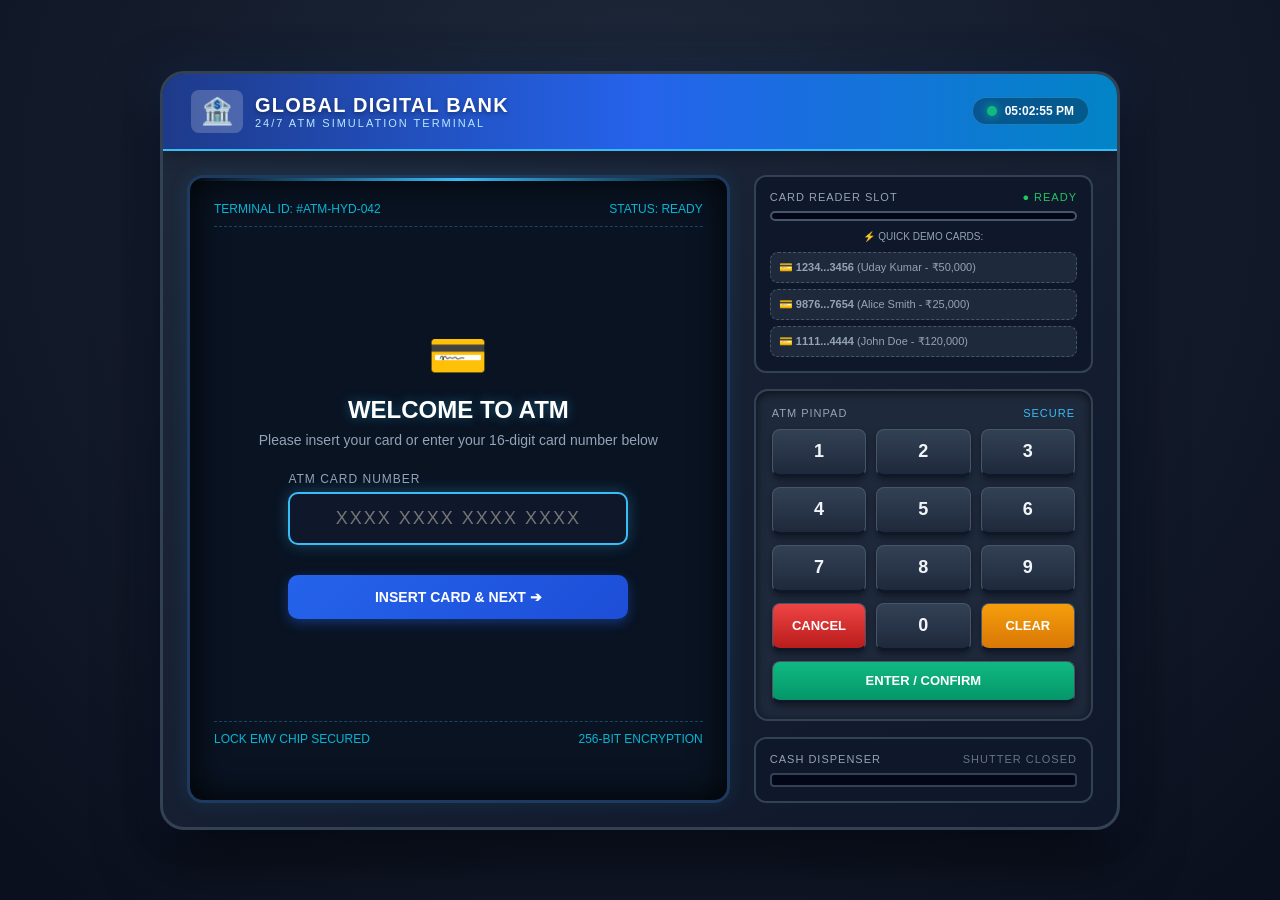
<file: uday project/frontend/withdraw.html>
<!DOCTYPE html>
<html lang="en">
<head>
    <meta charset="UTF-8">
    <meta name="viewport" content="width=device-width, initial-scale=1.0">
    <title>ATM Simulation System - Cash Withdrawal</title>
    <link rel="stylesheet" href="css/style.css">
</head>
<body>

<div class="atm-machine">
    <!-- Header -->
    <header class="atm-header">
        <div class="brand-title">
            <div class="brand-icon">🏦</div>
            <div class="brand-text">
                <h1>GLOBAL DIGITAL BANK</h1>
                <p>24/7 ATM SIMULATION TERMINAL</p>
            </div>
        </div>
        <div class="live-indicator">
            <span class="status-dot"></span>
            <span id="live-clock">12:00:00 PM</span>
        </div>
    </header>

    <div class="atm-body">
        <main class="screen-frame">
            <div class="screen-top-info">
                <span>TRANSACTION: CASH WITHDRAWAL</span>
                <span>AVAIL BAL: <strong id="balance-header">₹ 0.00</strong></span>
            </div>

            <div class="screen-content">
                <h2 class="screen-title">FAST CASH & WITHDRAWAL</h2>
                <p class="screen-subtitle">Select a quick amount or enter a custom amount (multiples of ₹100)</p>

                <!-- Quick Presets -->
                <div class="fast-cash-grid">
                    <button class="cash-pill" onclick="setAmount(500)">₹ 500</button>
                    <button class="cash-pill" onclick="setAmount(1000)">₹ 1,000</button>
                    <button class="cash-pill" onclick="setAmount(2000)">₹ 2,000</button>
                    <button class="cash-pill" onclick="setAmount(5000)">₹ 5,000</button>
                </div>

                <!-- Custom Amount Input -->
                <div class="input-group">
                    <label class="input-label" for="amount-input">Custom Withdrawal Amount (₹)</label>
                    <input type="number" id="amount-input" class="atm-input" placeholder="e.g. 2500" step="100" min="100">
                </div>

                <div id="alert-message" class="alert-box"></div>

                <div style="display: flex; gap: 12px; width: 100%; max-width: 340px; margin-top: 10px;">
                    <a href="dashboard.html" class="atm-btn atm-btn-secondary" style="flex: 1;">
                        ✕ CANCEL
                    </a>
                    <button id="withdraw-btn" class="atm-btn atm-btn-primary submit-action-btn" style="flex: 1.3;">
                        💵 WITHDRAW CASH
                    </button>
                </div>
            </div>

            <div class="screen-top-info" style="border-top: 1px dashed rgba(56, 189, 248, 0.3); border-bottom: none; margin-top: 10px; padding-top: 8px;">
                <span>DENOMINATIONS: ₹100, ₹200, ₹500</span>
                <span>MAX DAILY: ₹40,000</span>
            </div>
        </main>

        <!-- Hardware Keypad -->
        <aside class="hardware-panel">
            <!-- Cash Dispenser with live state -->
            <div class="hardware-slot">
                <div class="slot-label">
                    <span>CASH DISPENSER</span>
                    <span id="dispenser-status" style="color: #64748b;">STANDBY</span>
                </div>
                <div class="dispenser-slot" id="dispenser-slot"></div>
                <div id="dispenser-note" style="font-size: 11px; color: #94a3b8; margin-top: 6px;">
                    Cash will be presented here
                </div>
            </div>

            <div class="keypad-container">
                <div class="slot-label" style="margin-bottom: 10px;">
                    <span>ATM PINPAD</span>
                    <span style="color: #38bdf8;">ACTIVE</span>
                </div>
                <div class="keypad-grid">
                    <button class="key-btn" data-key="1">1</button>
                    <button class="key-btn" data-key="2">2</button>
                    <button class="key-btn" data-key="3">3</button>

                    <button class="key-btn" data-key="4">4</button>
                    <button class="key-btn" data-key="5">5</button>
                    <button class="key-btn" data-key="6">6</button>

                    <button class="key-btn" data-key="7">7</button>
                    <button class="key-btn" data-key="8">8</button>
                    <button class="key-btn" data-key="9">9</button>

                    <button class="key-btn key-action-cancel" data-key="CANCEL">CANCEL</button>
                    <button class="key-btn" data-key="0">0</button>
                    <button class="key-btn key-action-clear" data-key="CLEAR">CLEAR</button>
                </div>
                <button class="key-btn key-action-enter" data-key="ENTER" style="width: 100%; margin-top: 10px; height: 42px;">
                    CONFIRM
                </button>
            </div>
        </aside>
    </div>
</div>

<script src="js/app.js"></script>
<script>
    AtmSession.requireAuth();

    function updateBalanceHeader() {
        const bal = parseFloat(AtmSession.getBalance()).toLocaleString('en-IN', { minimumFractionDigits: 2 });
        document.getElementById('balance-header').textContent = '₹ ' + bal;
    }
    updateBalanceHeader();

    const amountInput = document.getElementById('amount-input');

    function setAmount(val) {
        amountInput.value = val;
        playKeyBeep(850);
    }

    document.getElementById('withdraw-btn').addEventListener('click', performWithdrawal);

    async function performWithdrawal() {
        const amount = parseFloat(amountInput.value);
        if (isNaN(amount) || amount <= 0) {
            showAlert('Please select or enter a valid amount.', true);
            return;
        }

        if (amount % 100 !== 0) {
            showAlert('Amount must be a multiple of ₹100.', true);
            return;
        }

        const currentBal = parseFloat(AtmSession.getBalance());
        if (amount > currentBal) {
            showAlert(`Insufficient balance! Your current balance is ₹${currentBal.toFixed(2)}.`, true);
            return;
        }

        showAlert('Processing transaction... Please wait.', false);

        // Animate Cash Dispenser
        const dispenserStatus = document.getElementById('dispenser-status');
        const dispenserSlot = document.getElementById('dispenser-slot');
        const dispenserNote = document.getElementById('dispenser-note');

        dispenserStatus.textContent = 'COUNTING BILLS...';
        dispenserStatus.style.color = '#f59e0b';

        try {
            const res = await fetch(`${API_BASE}/atm/withdraw`, {
                method: 'POST',
                headers: { 'Content-Type': 'application/json' },
                body: JSON.stringify({
                    cardNumber: AtmSession.getCard(),
                    pin: AtmSession.getPin(),
                    amount: amount
                })
            });

            const data = await res.json();
            if (data.success) {
                handleSuccess(amount, data.balance);
            } else {
                dispenserStatus.textContent = 'ERROR';
                dispenserStatus.style.color = '#ef4444';
                showAlert(data.message || 'Transaction failed.', true);
            }
        } catch (err) {
            // Client fallback if backend is offline
            const newBal = currentBal - amount;
            handleSuccess(amount, newBal);
        }
    }

    function handleSuccess(amount, newBal) {
        AtmSession.updateBalance(newBal);
        updateBalanceHeader();

        const dispenserStatus = document.getElementById('dispenser-status');
        const dispenserSlot = document.getElementById('dispenser-slot');
        const dispenserNote = document.getElementById('dispenser-note');

        dispenserStatus.textContent = 'DISPENSING CASH';
        dispenserStatus.style.color = '#22c55e';
        dispenserSlot.style.borderColor = '#22c55e';
        dispenserSlot.style.boxShadow = '0 0 15px #22c55e';
        dispenserNote.innerHTML = `💵 <strong>₹${amount.toLocaleString('en-IN')}</strong> ready! Please collect.`;

        showAlert(`Success! Please collect your cash ₹${amount.toLocaleString('en-IN')}. Remaining Balance: ₹${parseFloat(newBal).toFixed(2)}`, false);
        amountInput.value = '';

        playKeyBeep(1000);
    }
</script>
</body>
</html>
</file>
<file: uday project/frontend/css/style.css>
/* ============================================================
   ATM SIMULATION SYSTEM - CORE STYLESHEET
   Theme: High-Tech Digital ATM Kiosk
   ============================================================ */

:root {
    --bg-dark: #0f172a;
    --kiosk-frame: #1e293b;
    --kiosk-border: #334155;
    --screen-bg: #091322;
    --screen-border: #1e3a5f;
    --primary-blue: #2563eb;
    --primary-glow: #38bdf8;
    --accent-cyan: #06b6d4;
    --success-green: #10b981;
    --warning-yellow: #f59e0b;
    --danger-red: #ef4444;
    --text-main: #f8fafc;
    --text-muted: #94a3b8;
    --keypad-bg: #1e293b;
    --key-btn: #334155;
    --key-text: #f1f5f9;
}

* {
    margin: 0;
    padding: 0;
    box-sizing: border-box;
    font-family: 'Segoe UI', -apple-system, BlinkMacSystemFont, Roboto, sans-serif;
}

body {
    background: radial-gradient(circle at 50% 20%, #1e293b 0%, #0a0f1d 100%);
    min-height: 100vh;
    display: flex;
    justify-content: center;
    align-items: center;
    padding: 20px;
    color: var(--text-main);
}

/* Outer Kiosk Machine */
.atm-machine {
    width: 100%;
    max-width: 960px;
    background: linear-gradient(145deg, #1e293b, #0f172a);
    border: 3px solid #334155;
    border-radius: 24px;
    box-shadow: 0 25px 60px rgba(0, 0, 0, 0.7), 0 0 40px rgba(37, 99, 235, 0.15);
    overflow: hidden;
    display: flex;
    flex-direction: column;
}

/* ATM Header Banner */
.atm-header {
    background: linear-gradient(90deg, #1e3a8a, #2563eb, #0284c7);
    padding: 16px 28px;
    display: flex;
    justify-content: space-between;
    align-items: center;
    border-bottom: 2px solid #38bdf8;
    box-shadow: 0 4px 15px rgba(0, 0, 0, 0.3);
}

.brand-title {
    display: flex;
    align-items: center;
    gap: 12px;
}

.brand-icon {
    font-size: 26px;
    background: rgba(255, 255, 255, 0.2);
    padding: 6px 10px;
    border-radius: 8px;
}

.brand-text h1 {
    font-size: 20px;
    font-weight: 700;
    letter-spacing: 1.2px;
    color: #ffffff;
    text-shadow: 0 2px 4px rgba(0, 0, 0, 0.4);
}

.brand-text p {
    font-size: 11px;
    color: #bae6fd;
    text-transform: uppercase;
    letter-spacing: 2px;
}

.live-indicator {
    display: flex;
    align-items: center;
    gap: 8px;
    font-size: 12px;
    font-weight: 600;
    background: rgba(0, 0, 0, 0.3);
    padding: 6px 14px;
    border-radius: 20px;
    border: 1px solid rgba(56, 189, 248, 0.4);
}

.status-dot {
    width: 10px;
    height: 10px;
    background-color: var(--success-green);
    border-radius: 50%;
    box-shadow: 0 0 10px var(--success-green);
    animation: pulse 2s infinite;
}

@keyframes pulse {
    0% { opacity: 1; transform: scale(1); }
    50% { opacity: 0.5; transform: scale(0.85); }
    100% { opacity: 1; transform: scale(1); }
}

/* Machine Layout: Screen Area + Hardware Panel */
.atm-body {
    display: grid;
    grid-template-columns: 1.6fr 1fr;
    gap: 24px;
    padding: 24px;
}

@media (max-width: 820px) {
    .atm-body {
        grid-template-columns: 1fr;
    }
}

/* ATM Screen Frame */
.screen-frame {
    background: var(--screen-bg);
    border: 3px solid var(--screen-border);
    border-radius: 16px;
    padding: 24px;
    min-height: 480px;
    display: flex;
    flex-direction: column;
    justify-content: space-between;
    box-shadow: inset 0 0 35px rgba(0, 0, 0, 0.9), 0 0 20px rgba(56, 189, 248, 0.1);
    position: relative;
    overflow: hidden;
}

.screen-frame::before {
    content: "";
    position: absolute;
    top: 0; left: 0; right: 0; height: 3px;
    background: linear-gradient(90deg, transparent, var(--primary-glow), transparent);
}

.screen-top-info {
    display: flex;
    justify-content: space-between;
    font-size: 12px;
    color: var(--accent-cyan);
    border-bottom: 1px dashed rgba(56, 189, 248, 0.3);
    padding-bottom: 10px;
    margin-bottom: 20px;
}

.screen-content {
    flex: 1;
    display: flex;
    flex-direction: column;
    justify-content: center;
    align-items: center;
    text-align: center;
}

.screen-title {
    font-size: 24px;
    font-weight: 700;
    color: #ffffff;
    margin-bottom: 8px;
    text-shadow: 0 0 12px rgba(56, 189, 248, 0.4);
}

.screen-subtitle {
    font-size: 14px;
    color: var(--text-muted);
    margin-bottom: 24px;
}

/* Form & Input Elements */
.input-group {
    width: 100%;
    max-width: 340px;
    margin-bottom: 18px;
    text-align: left;
}

.input-label {
    display: block;
    font-size: 12px;
    text-transform: uppercase;
    letter-spacing: 1px;
    color: var(--text-muted);
    margin-bottom: 6px;
}

.atm-input {
    width: 100%;
    padding: 14px 16px;
    background: rgba(15, 23, 42, 0.8);
    border: 2px solid #334155;
    border-radius: 10px;
    font-size: 18px;
    color: #ffffff;
    letter-spacing: 2px;
    outline: none;
    transition: all 0.25s ease;
    text-align: center;
}

.atm-input:focus {
    border-color: var(--primary-glow);
    box-shadow: 0 0 15px rgba(56, 189, 248, 0.3);
    background: rgba(15, 23, 42, 1);
}

/* PIN Display Boxes */
.pin-display-boxes {
    display: flex;
    gap: 12px;
    justify-content: center;
    margin: 20px 0;
}

.pin-digit-box {
    width: 52px;
    height: 60px;
    background: #0f172a;
    border: 2px solid #334155;
    border-radius: 10px;
    display: flex;
    align-items: center;
    justify-content: center;
    font-size: 28px;
    font-weight: bold;
    color: var(--primary-glow);
    transition: all 0.2s ease;
}

.pin-digit-box.filled {
    border-color: var(--primary-glow);
    background: rgba(37, 99, 235, 0.2);
    box-shadow: 0 0 12px rgba(56, 189, 248, 0.4);
}

/* Action Buttons Grid (ATM Menu) */
.menu-grid {
    width: 100%;
    display: grid;
    grid-template-columns: 1fr 1fr;
    gap: 14px;
    margin: 15px 0;
}

.atm-btn {
    padding: 14px 18px;
    border: none;
    border-radius: 10px;
    font-size: 14px;
    font-weight: 600;
    cursor: pointer;
    transition: all 0.2s ease;
    display: flex;
    align-items: center;
    justify-content: center;
    gap: 8px;
    text-decoration: none;
}

.atm-btn-primary {
    background: linear-gradient(135deg, #2563eb, #1d4ed8);
    color: #ffffff;
    box-shadow: 0 4px 12px rgba(37, 99, 235, 0.4);
}

.atm-btn-primary:hover {
    background: linear-gradient(135deg, #3b82f6, #2563eb);
    transform: translateY(-2px);
    box-shadow: 0 6px 18px rgba(37, 99, 235, 0.5);
}

.atm-btn-secondary {
    background: #1e293b;
    color: #f1f5f9;
    border: 1px solid #475569;
}

.atm-btn-secondary:hover {
    background: #334155;
    border-color: var(--primary-glow);
    transform: translateY(-2px);
}

.atm-btn-danger {
    background: linear-gradient(135deg, #dc2626, #b91c1c);
    color: #ffffff;
}

.atm-btn-danger:hover {
    background: linear-gradient(135deg, #ef4444, #dc2626);
    transform: translateY(-2px);
}

.atm-btn-full {
    width: 100%;
    max-width: 340px;
    margin-top: 12px;
}

/* Preset Cash Grid */
.fast-cash-grid {
    display: grid;
    grid-template-columns: 1fr 1fr;
    gap: 12px;
    width: 100%;
    max-width: 380px;
    margin-bottom: 20px;
}

.cash-pill {
    background: rgba(30, 41, 59, 0.9);
    border: 1px solid #475569;
    color: #ffffff;
    padding: 14px;
    border-radius: 10px;
    font-size: 16px;
    font-weight: 700;
    cursor: pointer;
    transition: all 0.2s;
}

.cash-pill:hover {
    background: var(--primary-blue);
    border-color: var(--primary-glow);
    transform: scale(1.03);
}

/* Notification & Alert Message */
.alert-box {
    width: 100%;
    max-width: 380px;
    padding: 12px 16px;
    border-radius: 8px;
    font-size: 13px;
    margin-top: 14px;
    display: none;
    animation: fadeIn 0.3s ease;
}

.alert-success {
    background: rgba(16, 185, 129, 0.15);
    border: 1px solid var(--success-green);
    color: #34d399;
}

.alert-error {
    background: rgba(239, 68, 68, 0.15);
    border: 1px solid var(--danger-red);
    color: #f87171;
}

@keyframes fadeIn {
    from { opacity: 0; transform: translateY(-5px); }
    to { opacity: 1; transform: translateY(0); }
}

/* Balance & Details Card */
.balance-card {
    background: linear-gradient(135deg, rgba(30, 41, 59, 0.8), rgba(15, 23, 42, 0.9));
    border: 1px solid rgba(56, 189, 248, 0.3);
    border-radius: 16px;
    padding: 24px;
    width: 100%;
    max-width: 400px;
    margin: 15px 0;
    box-shadow: 0 10px 25px rgba(0, 0, 0, 0.5);
}

.balance-amount {
    font-size: 36px;
    font-weight: 800;
    color: var(--primary-glow);
    margin: 12px 0;
    letter-spacing: 1px;
}

.balance-meta {
    font-size: 13px;
    color: var(--text-muted);
    display: flex;
    justify-content: space-between;
    border-top: 1px solid rgba(255, 255, 255, 0.1);
    padding-top: 12px;
    margin-top: 12px;
}

/* Statement Table */
.statement-wrapper {
    width: 100%;
    max-height: 280px;
    overflow-y: auto;
    border-radius: 8px;
    border: 1px solid #334155;
    margin: 15px 0;
}

.statement-table {
    width: 100%;
    border-collapse: collapse;
    font-size: 12px;
    text-align: left;
}

.statement-table th {
    background: #1e293b;
    padding: 10px 12px;
    color: var(--accent-cyan);
    position: sticky;
    top: 0;
}

.statement-table td {
    padding: 10px 12px;
    border-bottom: 1px solid #1e293b;
}

.statement-table tr:hover {
    background: rgba(56, 189, 248, 0.05);
}

.badge-deposit {
    color: var(--success-green);
    font-weight: 700;
}

.badge-withdrawal {
    color: var(--danger-red);
    font-weight: 700;
}

/* ATM Physical Hardware Panel (Right Column) */
.hardware-panel {
    display: flex;
    flex-direction: column;
    gap: 16px;
}

/* Card Slot */
.hardware-slot {
    background: #0f172a;
    border: 2px solid #334155;
    border-radius: 12px;
    padding: 14px;
    text-align: center;
}

.slot-label {
    font-size: 11px;
    text-transform: uppercase;
    color: var(--text-muted);
    letter-spacing: 1px;
    margin-bottom: 8px;
    display: flex;
    justify-content: space-between;
    align-items: center;
}

.card-mouth {
    height: 10px;
    background: #020617;
    border: 2px solid #475569;
    border-radius: 6px;
    position: relative;
    overflow: hidden;
}

.card-mouth::after {
    content: "";
    position: absolute;
    top: 0; left: -100%; width: 50%; height: 100%;
    background: linear-gradient(90deg, transparent, #22c55e, transparent);
    animation: slotGlow 2.5s infinite;
}

@keyframes slotGlow {
    0% { left: -50%; }
    100% { left: 150%; }
}

/* Keypad Section */
.keypad-container {
    background: var(--keypad-bg);
    border: 2px solid #334155;
    border-radius: 14px;
    padding: 16px;
    box-shadow: inset 0 2px 10px rgba(0, 0, 0, 0.6);
}

.keypad-grid {
    display: grid;
    grid-template-columns: repeat(3, 1fr);
    gap: 10px;
}

.key-btn {
    height: 48px;
    background: linear-gradient(180deg, #334155, #1e293b);
    border: 1px solid #475569;
    border-bottom: 3px solid #0f172a;
    border-radius: 8px;
    color: var(--key-text);
    font-size: 18px;
    font-weight: 700;
    cursor: pointer;
    box-shadow: 0 3px 6px rgba(0, 0, 0, 0.4);
    transition: all 0.1s ease;
}

.key-btn:active {
    transform: translateY(2px);
    border-bottom: 1px solid #0f172a;
    box-shadow: 0 1px 3px rgba(0, 0, 0, 0.4);
}

.key-action-cancel {
    background: linear-gradient(180deg, #ef4444, #b91c1c);
    color: white;
    font-size: 13px;
}

.key-action-clear {
    background: linear-gradient(180deg, #f59e0b, #d97706);
    color: white;
    font-size: 13px;
}

.key-action-enter {
    background: linear-gradient(180deg, #10b981, #059669);
    color: white;
    font-size: 13px;
}

/* Quick Card Switcher */
.quick-cards {
    margin-top: 10px;
}

.quick-card-btn {
    width: 100%;
    background: #1e293b;
    border: 1px dashed #475569;
    border-radius: 8px;
    padding: 8px;
    margin-top: 6px;
    color: #94a3b8;
    font-size: 11px;
    cursor: pointer;
    text-align: left;
    transition: 0.2s;
}

.quick-card-btn:hover {
    background: #334155;
    color: #ffffff;
    border-color: var(--primary-glow);
}

/* Cash Dispenser Slot */
.dispenser-slot {
    height: 14px;
    background: #020617;
    border: 2px solid #334155;
    border-radius: 4px;
    margin-top: 6px;
}
</file>
